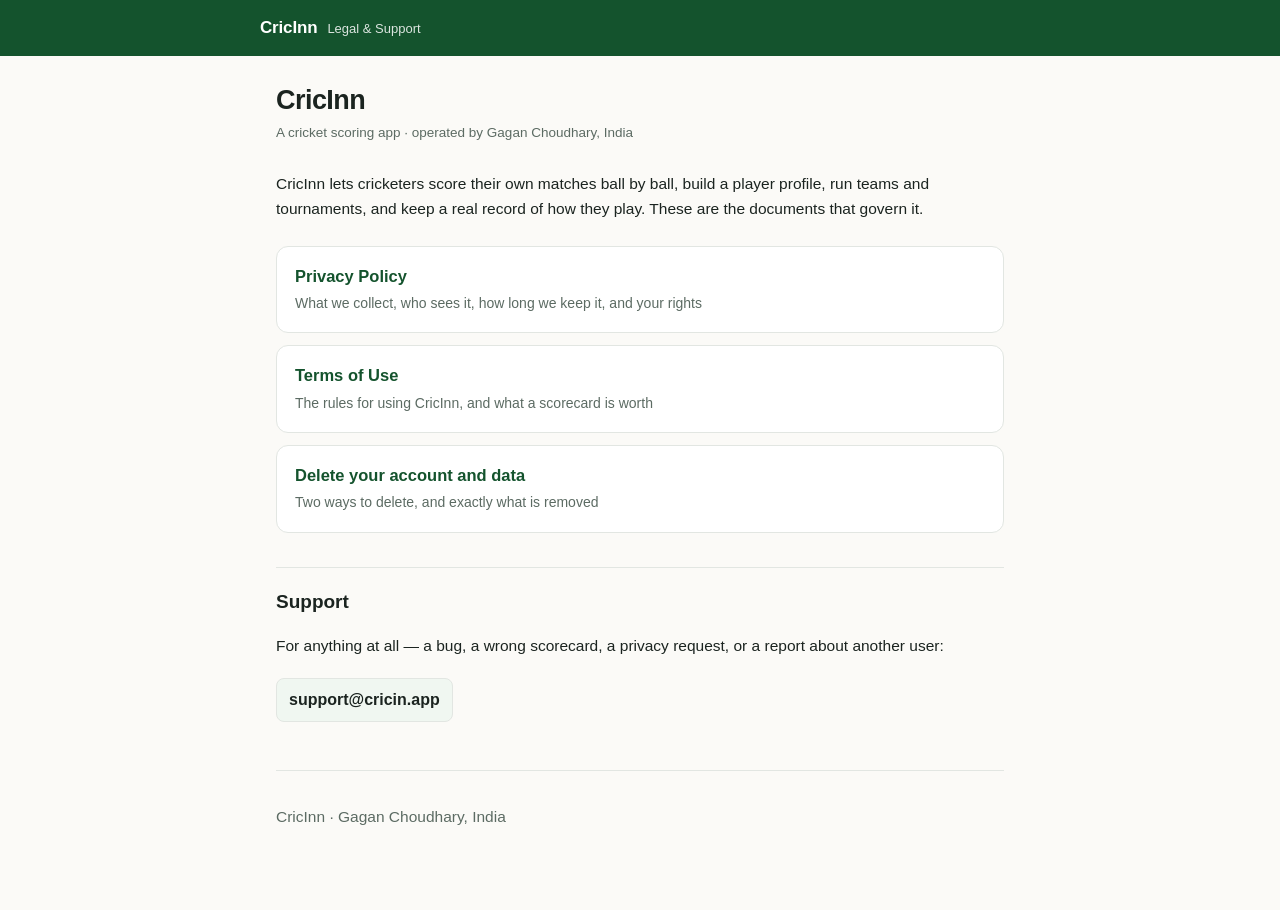
<file: index.html>
<!doctype html>
<html lang="en">
<head>
<meta charset="utf-8">
<meta name="viewport" content="width=device-width, initial-scale=1">
<title>CricInn — Legal & Support</title>
<link rel="stylesheet" href="style.css">
</head>
<body>

<div class="bar"><div class="bar-in">
  <strong>CricInn</strong><span>Legal &amp; Support</span>
</div></div>

<main>

<h1>CricInn</h1>
<p class="stamp">A cricket scoring app &middot; operated by Gagan Choudhary, India</p>

<p>CricInn lets cricketers score their own matches ball by ball, build a player profile, run teams and tournaments, and keep a real record of how they play. These are the documents that govern it.</p>

<div class="hub">
  <a href="privacy.html"><strong>Privacy Policy</strong><span>What we collect, who sees it, how long we keep it, and your rights</span></a>
  <a href="terms.html"><strong>Terms of Use</strong><span>The rules for using CricInn, and what a scorecard is worth</span></a>
  <a href="delete-account.html"><strong>Delete your account and data</strong><span>Two ways to delete, and exactly what is removed</span></a>
</div>

<h2>Support</h2>

<p>For anything at all — a bug, a wrong scorecard, a privacy request, or a report about another user:</p>

<p><span class="mail">support@cricin.app</span></p>

<footer>
  <p>CricInn &middot; Gagan Choudhary, India</p>
</footer>

</main>
</body>
</html>
</file>
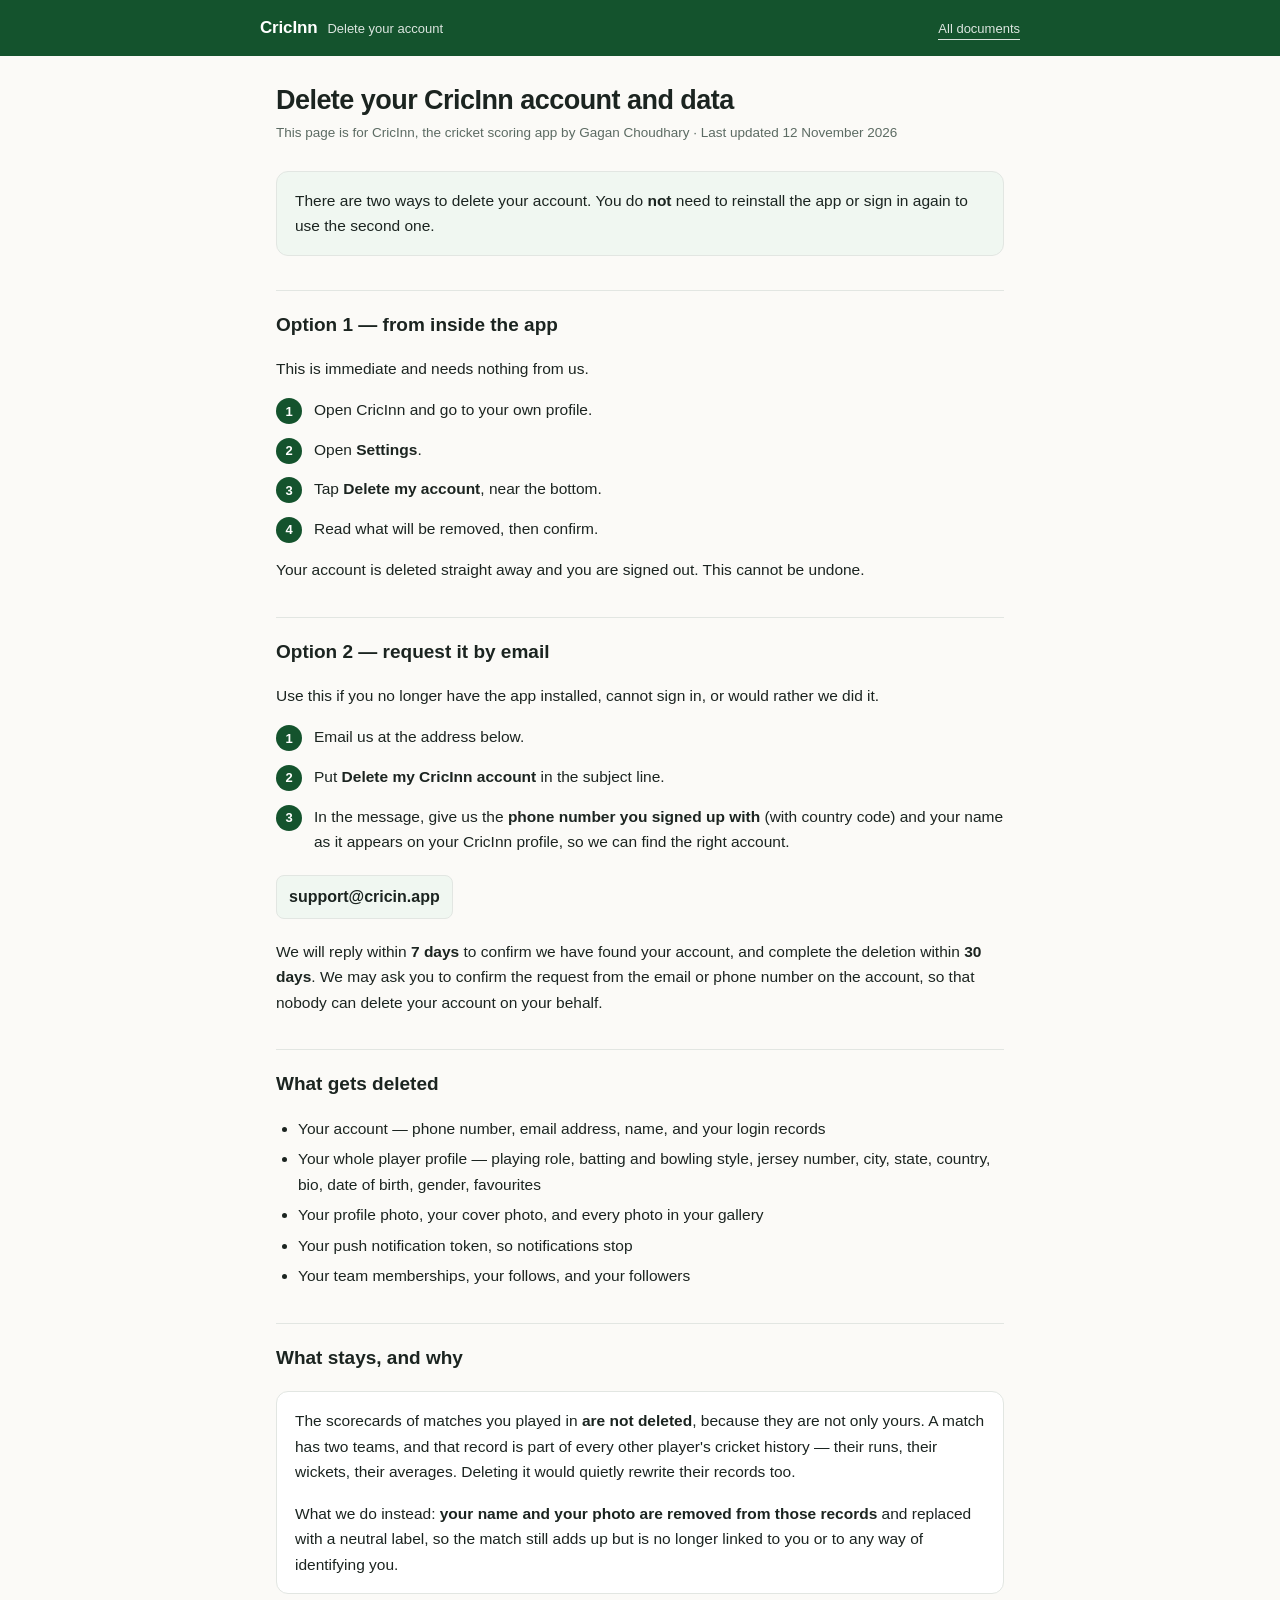
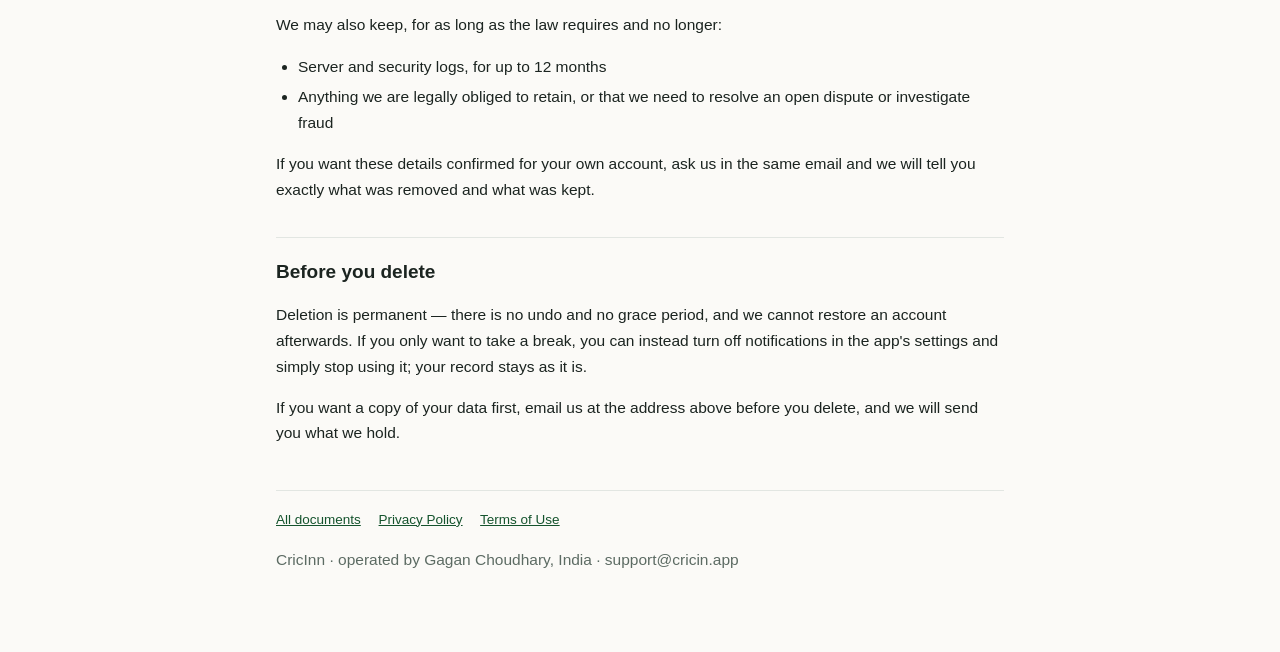
<file: delete-account.html>
<!doctype html>
<html lang="en">
<head>
<meta charset="utf-8">
<meta name="viewport" content="width=device-width, initial-scale=1">
<title>Delete your CricInn account</title>
<link rel="stylesheet" href="style.css">
</head>
<body>

<div class="bar"><div class="bar-in">
  <strong>CricInn</strong><span>Delete your account</span><a href="index.html">All documents</a>
</div></div>

<main>

<h1>Delete your CricInn account and data</h1>
<p class="stamp">This page is for CricInn, the cricket scoring app by Gagan Choudhary &middot; Last updated 12 November 2026</p>

<div class="card lead">
<p>There are two ways to delete your account. You do <strong>not</strong> need to reinstall the app or sign in again to use the second one.</p>
</div>

<h2>Option 1 — from inside the app</h2>

<p>This is immediate and needs nothing from us.</p>

<ol class="steps">
  <li>Open CricInn and go to your own profile.</li>
  <li>Open <strong>Settings</strong>.</li>
  <li>Tap <strong>Delete my account</strong>, near the bottom.</li>
  <li>Read what will be removed, then confirm.</li>
</ol>

<p>Your account is deleted straight away and you are signed out. This cannot be undone.</p>

<h2>Option 2 — request it by email</h2>

<p>Use this if you no longer have the app installed, cannot sign in, or would rather we did it.</p>

<ol class="steps">
  <li>Email us at the address below.</li>
  <li>Put <strong>Delete my CricInn account</strong> in the subject line.</li>
  <li>In the message, give us the <strong>phone number you signed up with</strong> (with country code) and your name as it appears on your CricInn profile, so we can find the right account.</li>
</ol>

<p><span class="mail">support@cricin.app</span></p>

<p>We will reply within <strong>7 days</strong> to confirm we have found your account, and complete the deletion within <strong>30 days</strong>. We may ask you to confirm the request from the email or phone number on the account, so that nobody can delete your account on your behalf.</p>

<h2>What gets deleted</h2>

<ul>
  <li>Your account — phone number, email address, name, and your login records</li>
  <li>Your whole player profile — playing role, batting and bowling style, jersey number, city, state, country, bio, date of birth, gender, favourites</li>
  <li>Your profile photo, your cover photo, and every photo in your gallery</li>
  <li>Your push notification token, so notifications stop</li>
  <li>Your team memberships, your follows, and your followers</li>
</ul>

<h2>What stays, and why</h2>

<div class="card">
<p>The scorecards of matches you played in <strong>are not deleted</strong>, because they are not only yours. A match has two teams, and that record is part of every other player's cricket history — their runs, their wickets, their averages. Deleting it would quietly rewrite their records too.</p>
<p>What we do instead: <strong>your name and your photo are removed from those records</strong> and replaced with a neutral label, so the match still adds up but is no longer linked to you or to any way of identifying you.</p>
</div>

<p>We may also keep, for as long as the law requires and no longer:</p>

<ul>
  <li>Server and security logs, for up to 12 months</li>
  <li>Anything we are legally obliged to retain, or that we need to resolve an open dispute or investigate fraud</li>
</ul>

<p>If you want these details confirmed for your own account, ask us in the same email and we will tell you exactly what was removed and what was kept.</p>

<h2>Before you delete</h2>

<p>Deletion is permanent — there is no undo and no grace period, and we cannot restore an account afterwards. If you only want to take a break, you can instead turn off notifications in the app's settings and simply stop using it; your record stays as it is.</p>

<p>If you want a copy of your data first, email us at the address above before you delete, and we will send you what we hold.</p>

<footer>
  <a href="index.html">All documents</a>
  <a href="privacy.html">Privacy Policy</a>
  <a href="terms.html">Terms of Use</a>
  <p>CricInn &middot; operated by Gagan Choudhary, India &middot; support@cricin.app</p>
</footer>

</main>
</body>
</html>
</file>
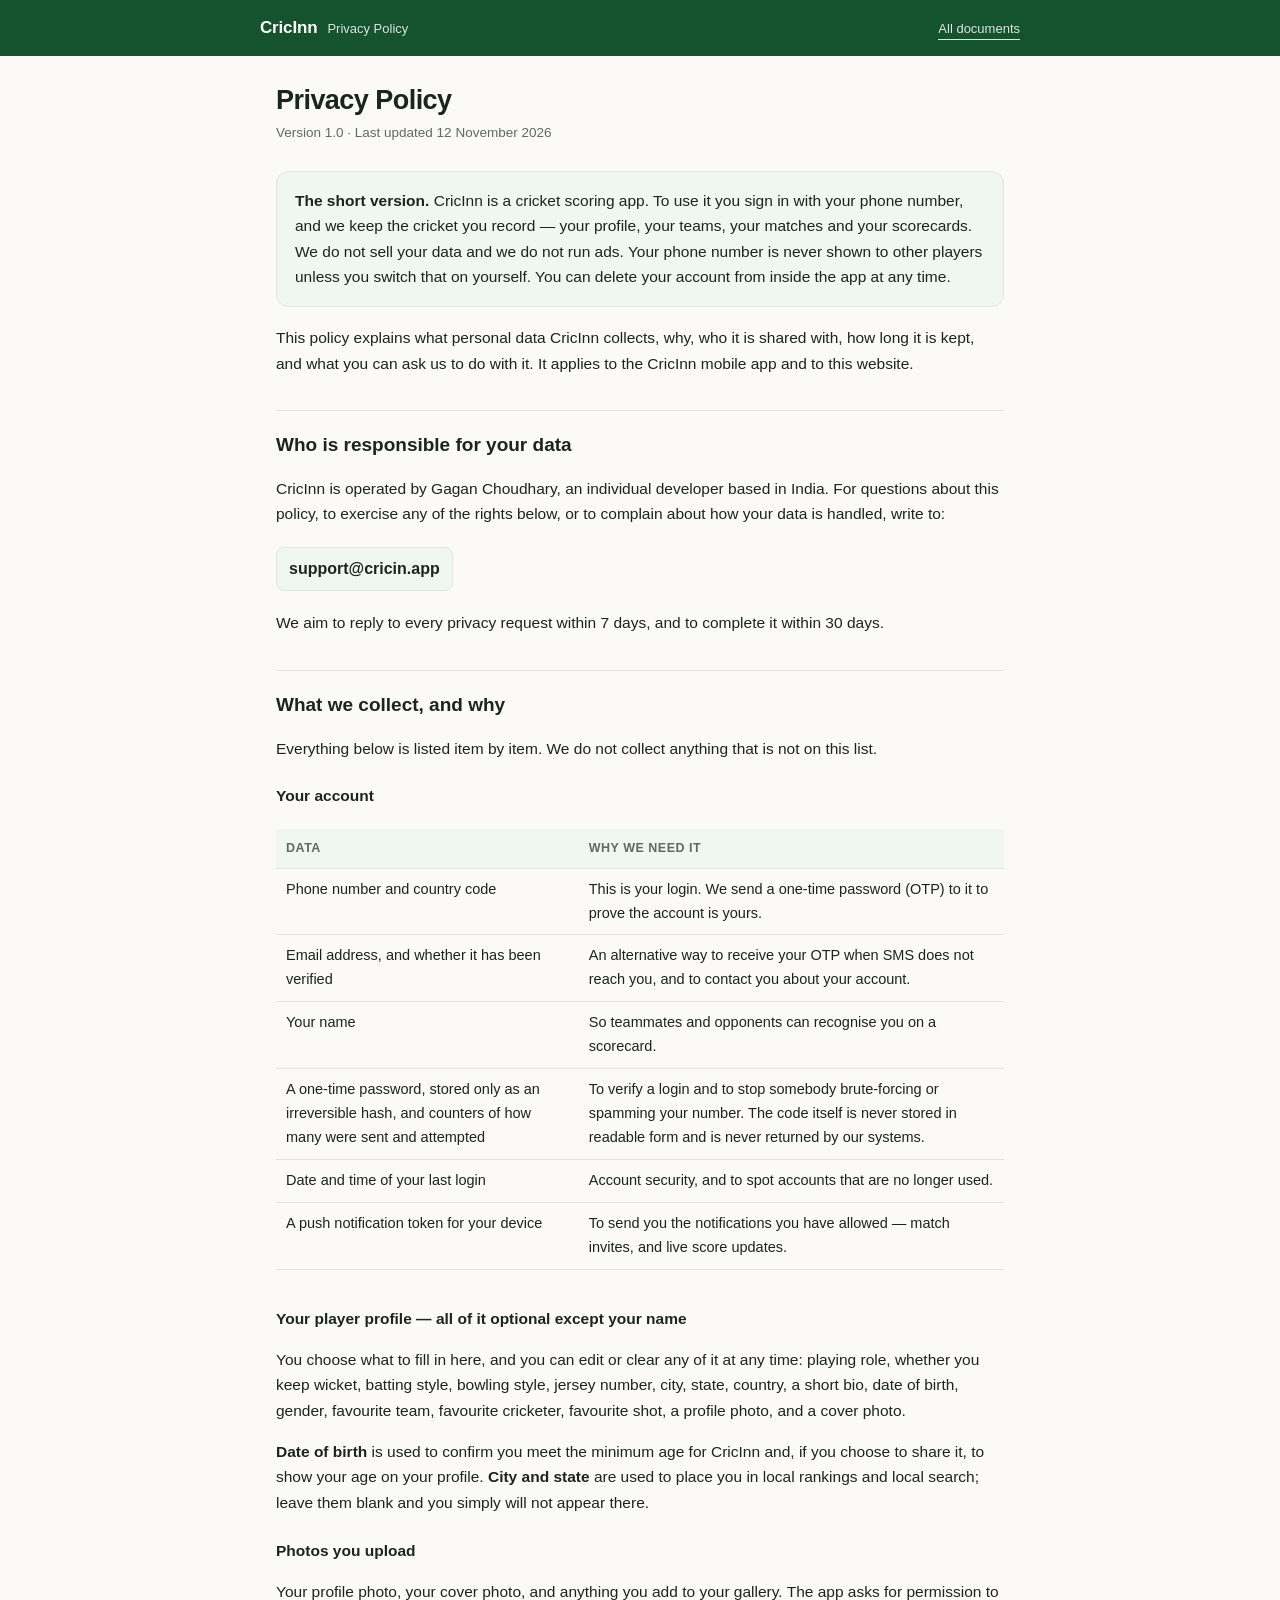
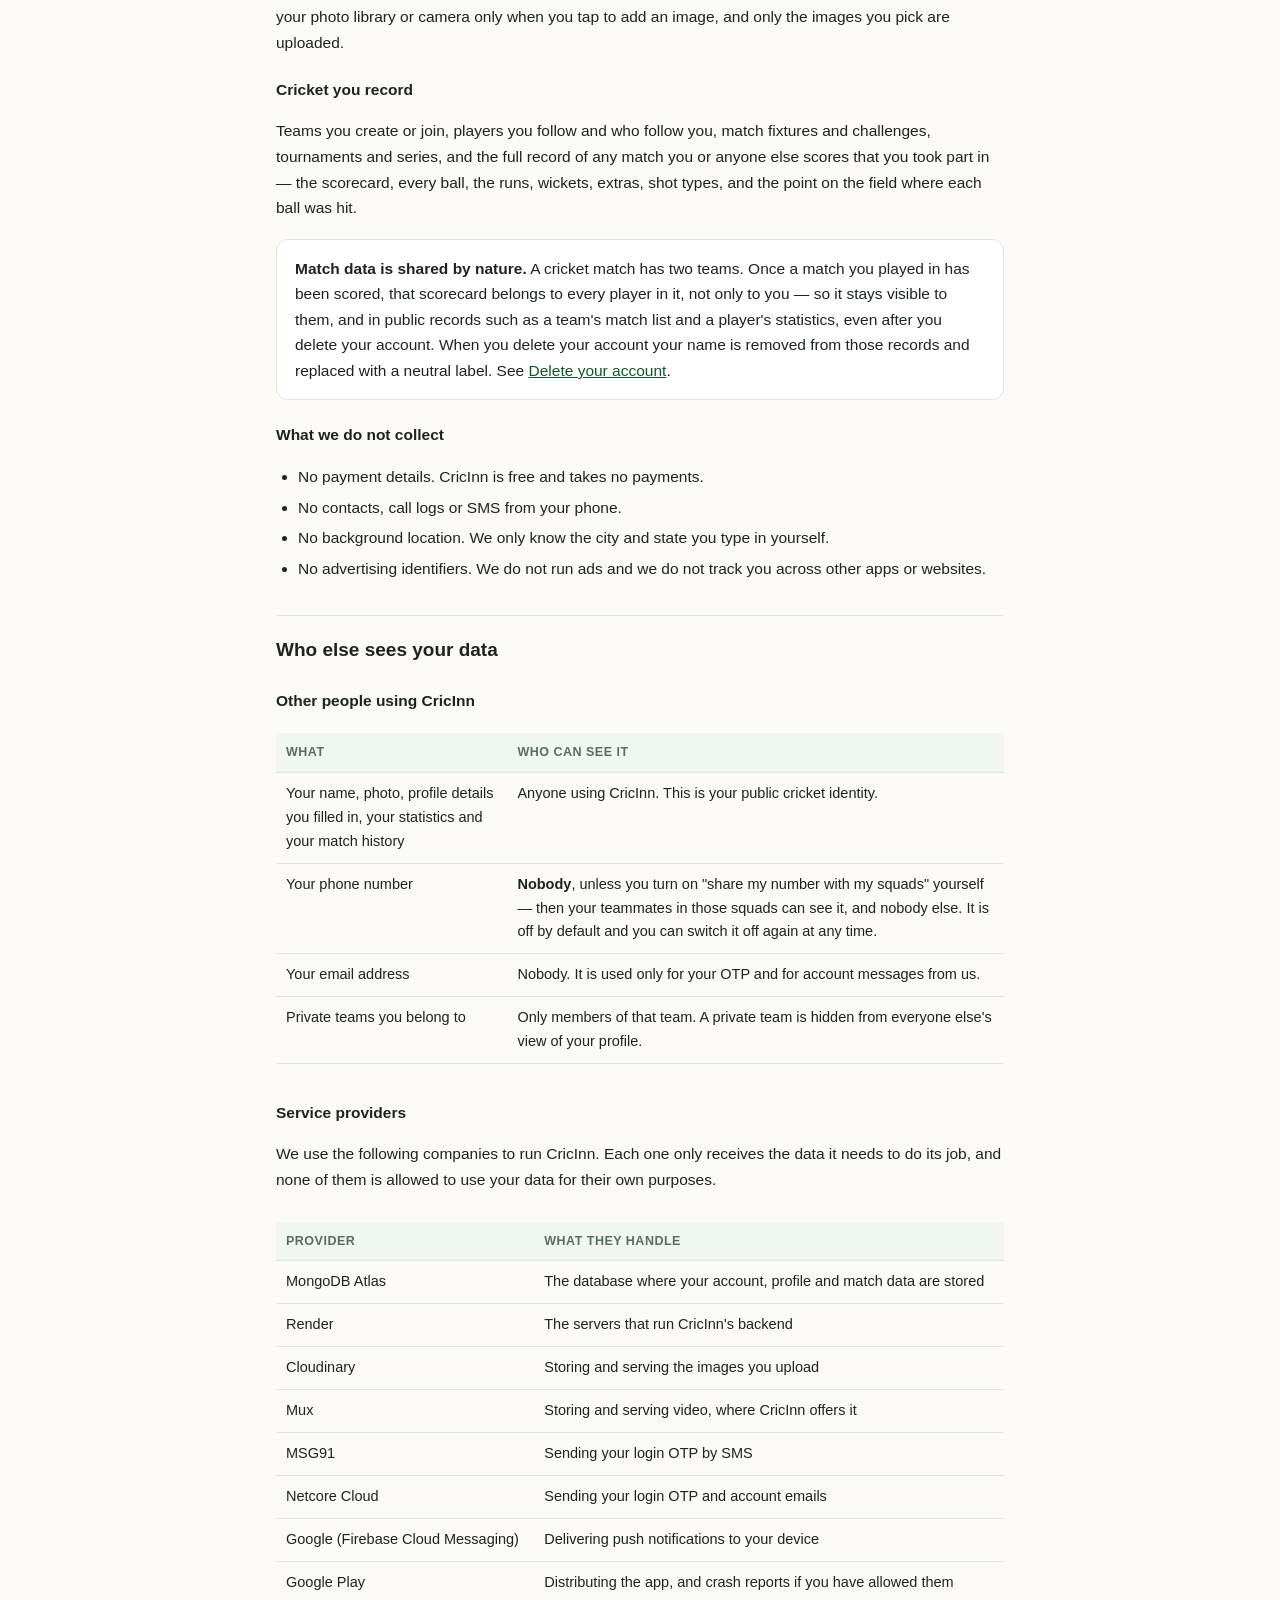
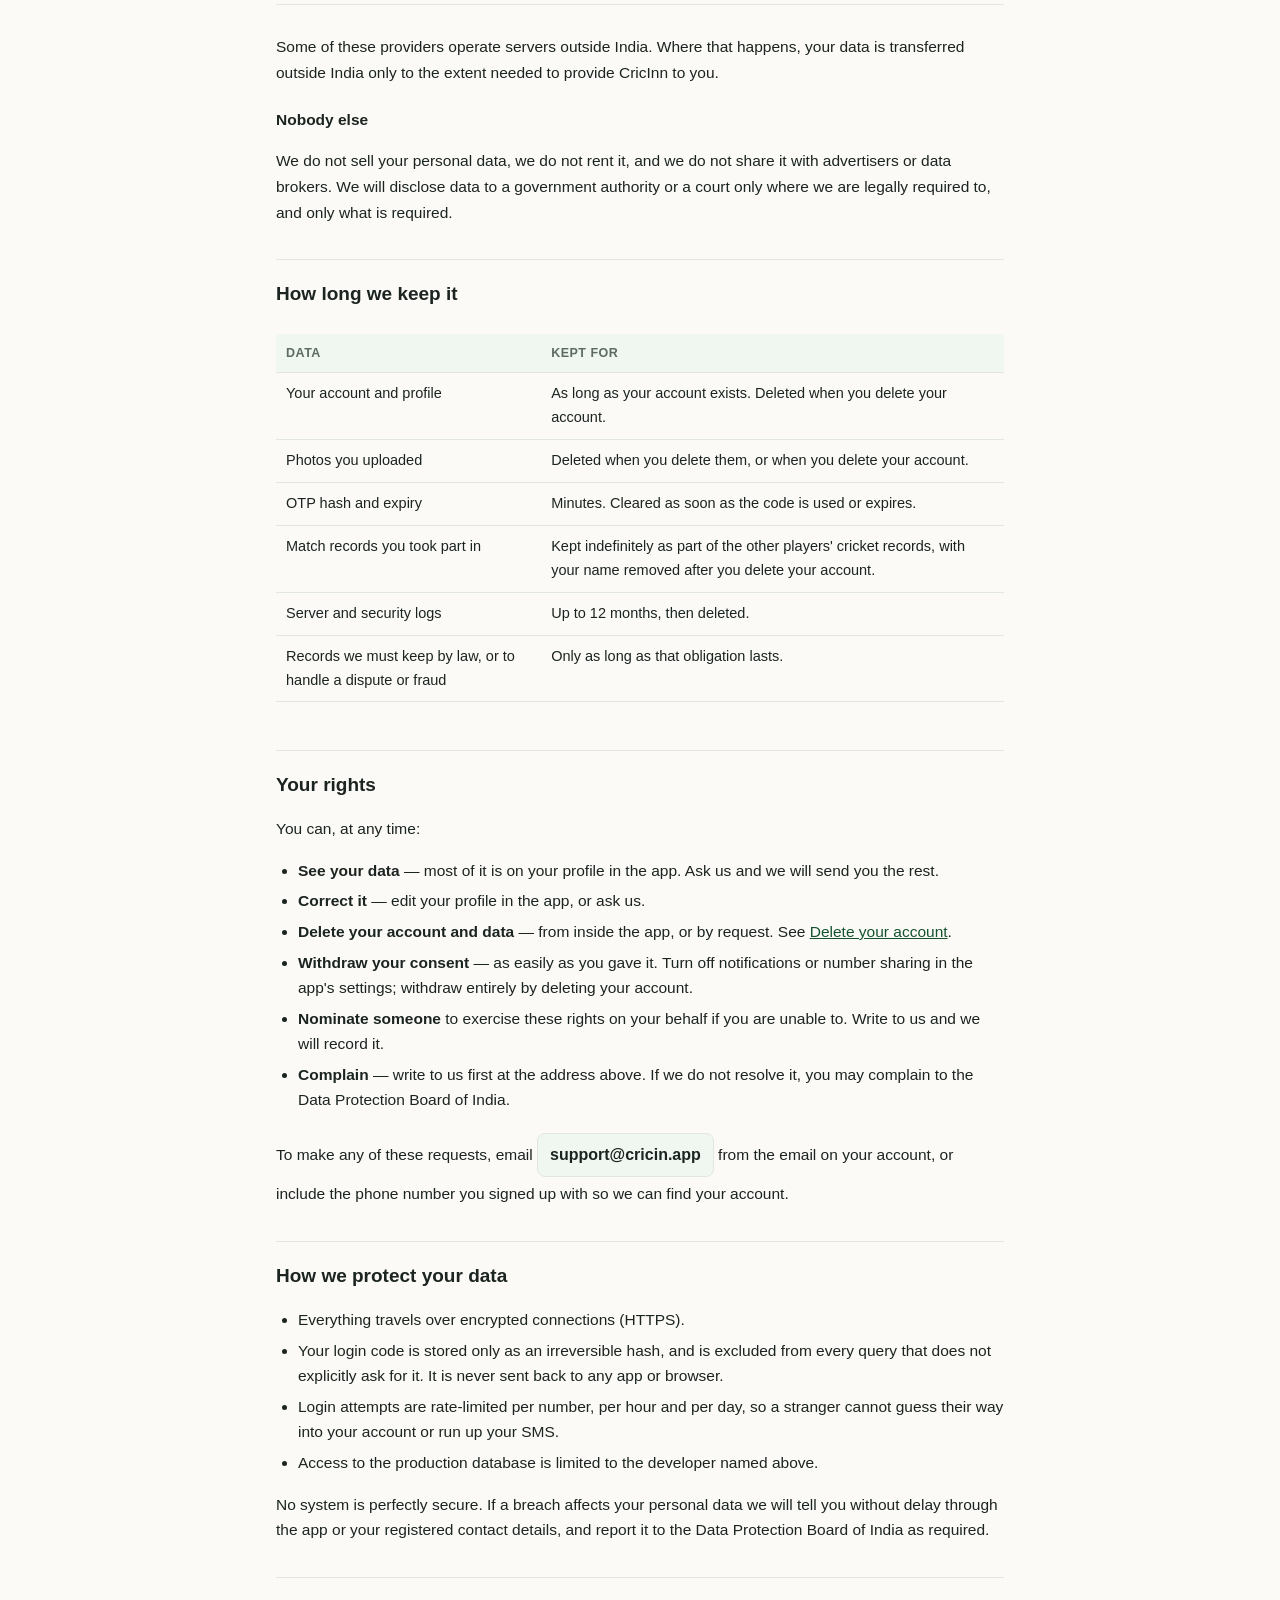
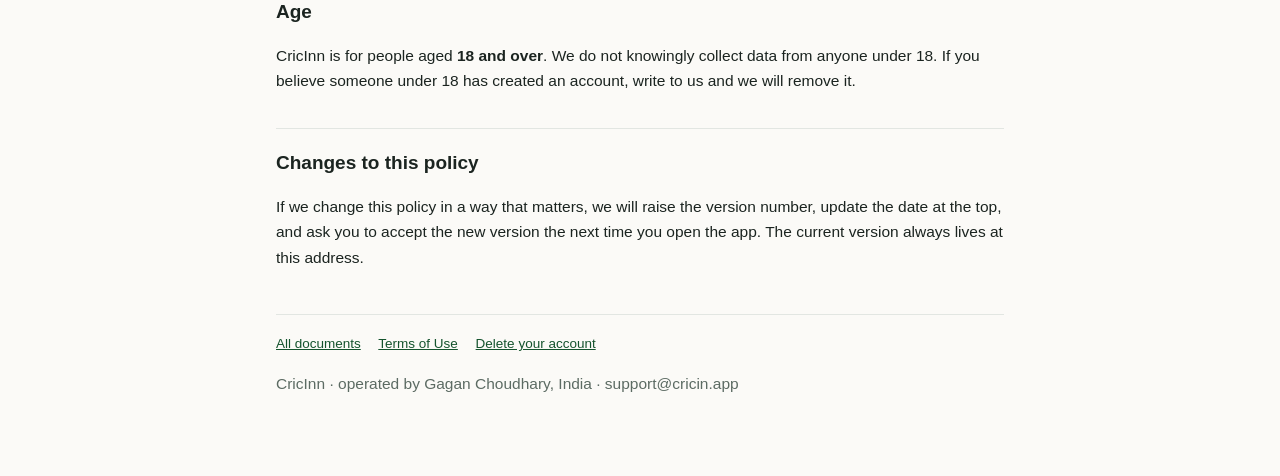
<file: privacy.html>
<!doctype html>
<html lang="en">
<head>
<meta charset="utf-8">
<meta name="viewport" content="width=device-width, initial-scale=1">
<title>Privacy Policy — CricInn</title>
<link rel="stylesheet" href="style.css">
</head>
<body>

<div class="bar"><div class="bar-in">
  <strong>CricInn</strong><span>Privacy Policy</span><a href="index.html">All documents</a>
</div></div>

<main>

<h1>Privacy Policy</h1>
<p class="stamp">Version 1.0 &middot; Last updated 12 November 2026</p>

<div class="card lead">
<p><strong>The short version.</strong> CricInn is a cricket scoring app. To use it you sign in with your phone number, and we keep the cricket you record — your profile, your teams, your matches and your scorecards. We do not sell your data and we do not run ads. Your phone number is never shown to other players unless you switch that on yourself. You can delete your account from inside the app at any time.</p>
</div>

<p>This policy explains what personal data CricInn collects, why, who it is shared with, how long it is kept, and what you can ask us to do with it. It applies to the CricInn mobile app and to this website.</p>

<h2>Who is responsible for your data</h2>

<p>CricInn is operated by Gagan Choudhary, an individual developer based in India. For questions about this policy, to exercise any of the rights below, or to complain about how your data is handled, write to:</p>

<p><span class="mail">support@cricin.app</span></p>

<p>We aim to reply to every privacy request within 7 days, and to complete it within 30 days.</p>

<h2>What we collect, and why</h2>

<p>Everything below is listed item by item. We do not collect anything that is not on this list.</p>

<h3>Your account</h3>

<div class="scroll">
<table>
<tr><th>Data</th><th>Why we need it</th></tr>
<tr><td>Phone number and country code</td><td>This is your login. We send a one-time password (OTP) to it to prove the account is yours.</td></tr>
<tr><td>Email address, and whether it has been verified</td><td>An alternative way to receive your OTP when SMS does not reach you, and to contact you about your account.</td></tr>
<tr><td>Your name</td><td>So teammates and opponents can recognise you on a scorecard.</td></tr>
<tr><td>A one-time password, stored only as an irreversible hash, and counters of how many were sent and attempted</td><td>To verify a login and to stop somebody brute-forcing or spamming your number. The code itself is never stored in readable form and is never returned by our systems.</td></tr>
<tr><td>Date and time of your last login</td><td>Account security, and to spot accounts that are no longer used.</td></tr>
<tr><td>A push notification token for your device</td><td>To send you the notifications you have allowed — match invites, and live score updates.</td></tr>
</table>
</div>

<h3>Your player profile — all of it optional except your name</h3>

<p>You choose what to fill in here, and you can edit or clear any of it at any time: playing role, whether you keep wicket, batting style, bowling style, jersey number, city, state, country, a short bio, date of birth, gender, favourite team, favourite cricketer, favourite shot, a profile photo, and a cover photo.</p>

<p><strong>Date of birth</strong> is used to confirm you meet the minimum age for CricInn and, if you choose to share it, to show your age on your profile. <strong>City and state</strong> are used to place you in local rankings and local search; leave them blank and you simply will not appear there.</p>

<h3>Photos you upload</h3>

<p>Your profile photo, your cover photo, and anything you add to your gallery. The app asks for permission to your photo library or camera only when you tap to add an image, and only the images you pick are uploaded.</p>

<h3>Cricket you record</h3>

<p>Teams you create or join, players you follow and who follow you, match fixtures and challenges, tournaments and series, and the full record of any match you or anyone else scores that you took part in — the scorecard, every ball, the runs, wickets, extras, shot types, and the point on the field where each ball was hit.</p>

<div class="card">
<p><strong>Match data is shared by nature.</strong> A cricket match has two teams. Once a match you played in has been scored, that scorecard belongs to every player in it, not only to you — so it stays visible to them, and in public records such as a team's match list and a player's statistics, even after you delete your account. When you delete your account your name is removed from those records and replaced with a neutral label. See <a href="delete-account.html">Delete your account</a>.</p>
</div>

<h3>What we do not collect</h3>

<ul>
  <li>No payment details. CricInn is free and takes no payments.</li>
  <li>No contacts, call logs or SMS from your phone.</li>
  <li>No background location. We only know the city and state you type in yourself.</li>
  <li>No advertising identifiers. We do not run ads and we do not track you across other apps or websites.</li>
</ul>

<h2>Who else sees your data</h2>

<h3>Other people using CricInn</h3>

<div class="scroll">
<table>
<tr><th>What</th><th>Who can see it</th></tr>
<tr><td>Your name, photo, profile details you filled in, your statistics and your match history</td><td>Anyone using CricInn. This is your public cricket identity.</td></tr>
<tr><td>Your phone number</td><td><strong>Nobody</strong>, unless you turn on "share my number with my squads" yourself — then your teammates in those squads can see it, and nobody else. It is off by default and you can switch it off again at any time.</td></tr>
<tr><td>Your email address</td><td>Nobody. It is used only for your OTP and for account messages from us.</td></tr>
<tr><td>Private teams you belong to</td><td>Only members of that team. A private team is hidden from everyone else's view of your profile.</td></tr>
</table>
</div>

<h3>Service providers</h3>

<p>We use the following companies to run CricInn. Each one only receives the data it needs to do its job, and none of them is allowed to use your data for their own purposes.</p>

<div class="scroll">
<table>
<tr><th>Provider</th><th>What they handle</th></tr>
<tr><td>MongoDB Atlas</td><td>The database where your account, profile and match data are stored</td></tr>
<tr><td>Render</td><td>The servers that run CricInn's backend</td></tr>
<tr><td>Cloudinary</td><td>Storing and serving the images you upload</td></tr>
<tr><td>Mux</td><td>Storing and serving video, where CricInn offers it</td></tr>
<tr><td>MSG91</td><td>Sending your login OTP by SMS</td></tr>
<tr><td>Netcore Cloud</td><td>Sending your login OTP and account emails</td></tr>
<tr><td>Google (Firebase Cloud Messaging)</td><td>Delivering push notifications to your device</td></tr>
<tr><td>Google Play</td><td>Distributing the app, and crash reports if you have allowed them</td></tr>
</table>
</div>

<p>Some of these providers operate servers outside India. Where that happens, your data is transferred outside India only to the extent needed to provide CricInn to you.</p>

<h3>Nobody else</h3>

<p>We do not sell your personal data, we do not rent it, and we do not share it with advertisers or data brokers. We will disclose data to a government authority or a court only where we are legally required to, and only what is required.</p>

<h2>How long we keep it</h2>

<div class="scroll">
<table>
<tr><th>Data</th><th>Kept for</th></tr>
<tr><td>Your account and profile</td><td>As long as your account exists. Deleted when you delete your account.</td></tr>
<tr><td>Photos you uploaded</td><td>Deleted when you delete them, or when you delete your account.</td></tr>
<tr><td>OTP hash and expiry</td><td>Minutes. Cleared as soon as the code is used or expires.</td></tr>
<tr><td>Match records you took part in</td><td>Kept indefinitely as part of the other players' cricket records, with your name removed after you delete your account.</td></tr>
<tr><td>Server and security logs</td><td>Up to 12 months, then deleted.</td></tr>
<tr><td>Records we must keep by law, or to handle a dispute or fraud</td><td>Only as long as that obligation lasts.</td></tr>
</table>
</div>

<h2>Your rights</h2>

<p>You can, at any time:</p>

<ul>
  <li><strong>See your data</strong> — most of it is on your profile in the app. Ask us and we will send you the rest.</li>
  <li><strong>Correct it</strong> — edit your profile in the app, or ask us.</li>
  <li><strong>Delete your account and data</strong> — from inside the app, or by request. See <a href="delete-account.html">Delete your account</a>.</li>
  <li><strong>Withdraw your consent</strong> — as easily as you gave it. Turn off notifications or number sharing in the app's settings; withdraw entirely by deleting your account.</li>
  <li><strong>Nominate someone</strong> to exercise these rights on your behalf if you are unable to. Write to us and we will record it.</li>
  <li><strong>Complain</strong> — write to us first at the address above. If we do not resolve it, you may complain to the Data Protection Board of India.</li>
</ul>

<p>To make any of these requests, email <span class="mail">support@cricin.app</span> from the email on your account, or include the phone number you signed up with so we can find your account.</p>

<h2>How we protect your data</h2>

<ul>
  <li>Everything travels over encrypted connections (HTTPS).</li>
  <li>Your login code is stored only as an irreversible hash, and is excluded from every query that does not explicitly ask for it. It is never sent back to any app or browser.</li>
  <li>Login attempts are rate-limited per number, per hour and per day, so a stranger cannot guess their way into your account or run up your SMS.</li>
  <li>Access to the production database is limited to the developer named above.</li>
</ul>

<p>No system is perfectly secure. If a breach affects your personal data we will tell you without delay through the app or your registered contact details, and report it to the Data Protection Board of India as required.</p>

<h2>Age</h2>

<p>CricInn is for people aged <strong>18 and over</strong>. We do not knowingly collect data from anyone under 18. If you believe someone under 18 has created an account, write to us and we will remove it.</p>

<h2>Changes to this policy</h2>

<p>If we change this policy in a way that matters, we will raise the version number, update the date at the top, and ask you to accept the new version the next time you open the app. The current version always lives at this address.</p>

<footer>
  <a href="index.html">All documents</a>
  <a href="terms.html">Terms of Use</a>
  <a href="delete-account.html">Delete your account</a>
  <p>CricInn &middot; operated by Gagan Choudhary, India &middot; support@cricin.app</p>
</footer>

</main>
</body>
</html>
</file>
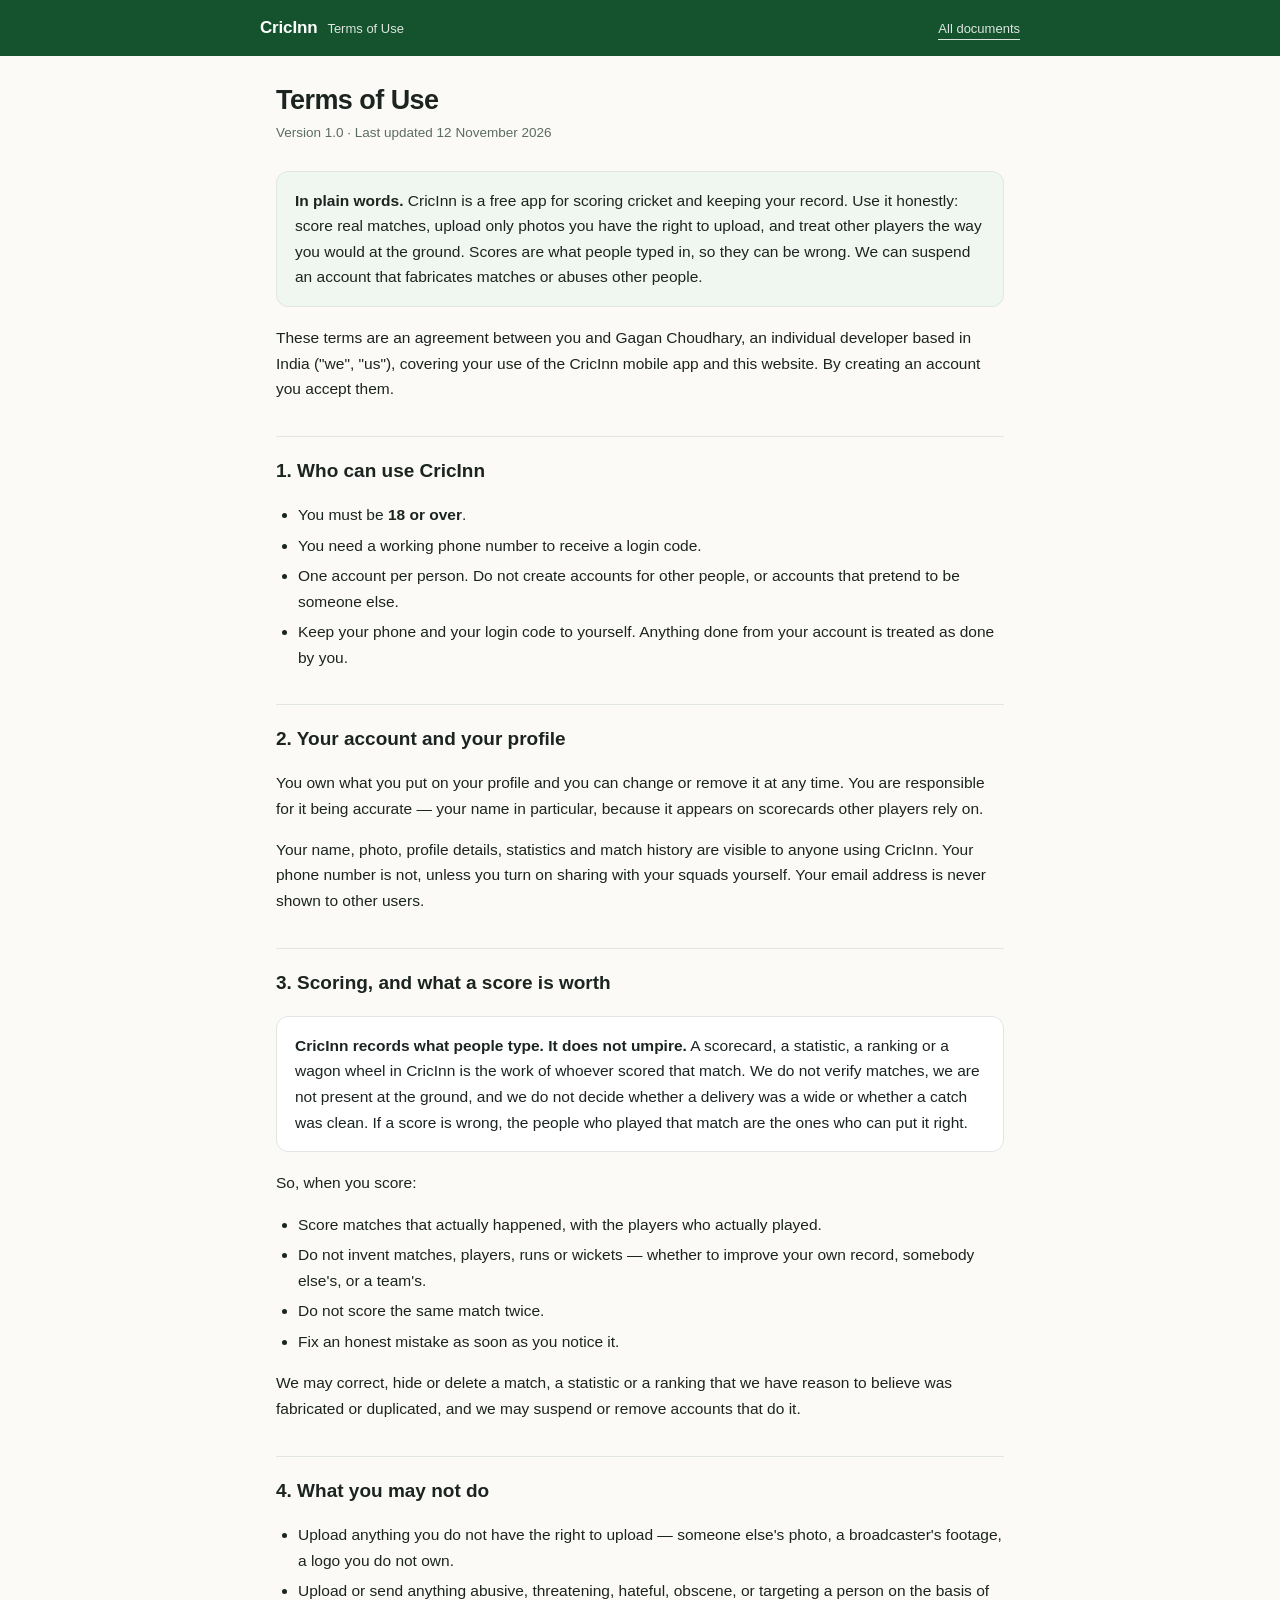
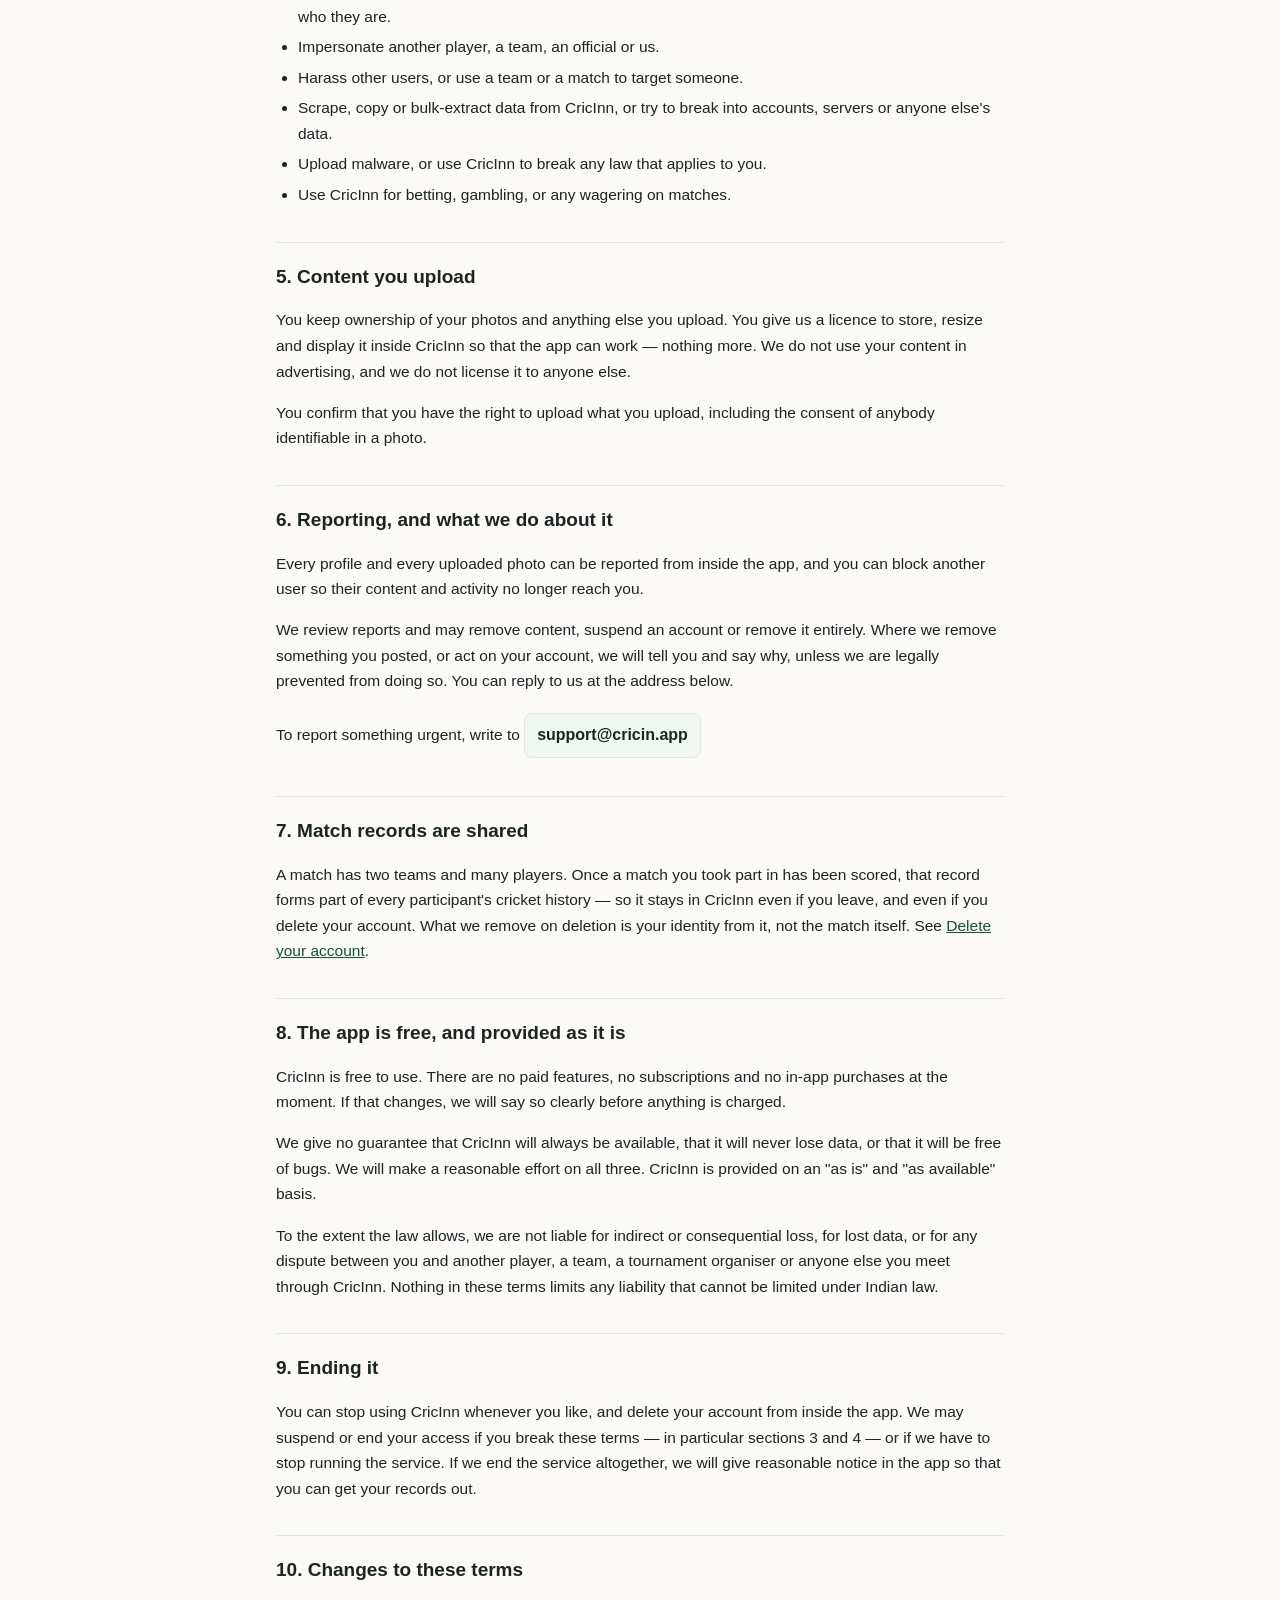
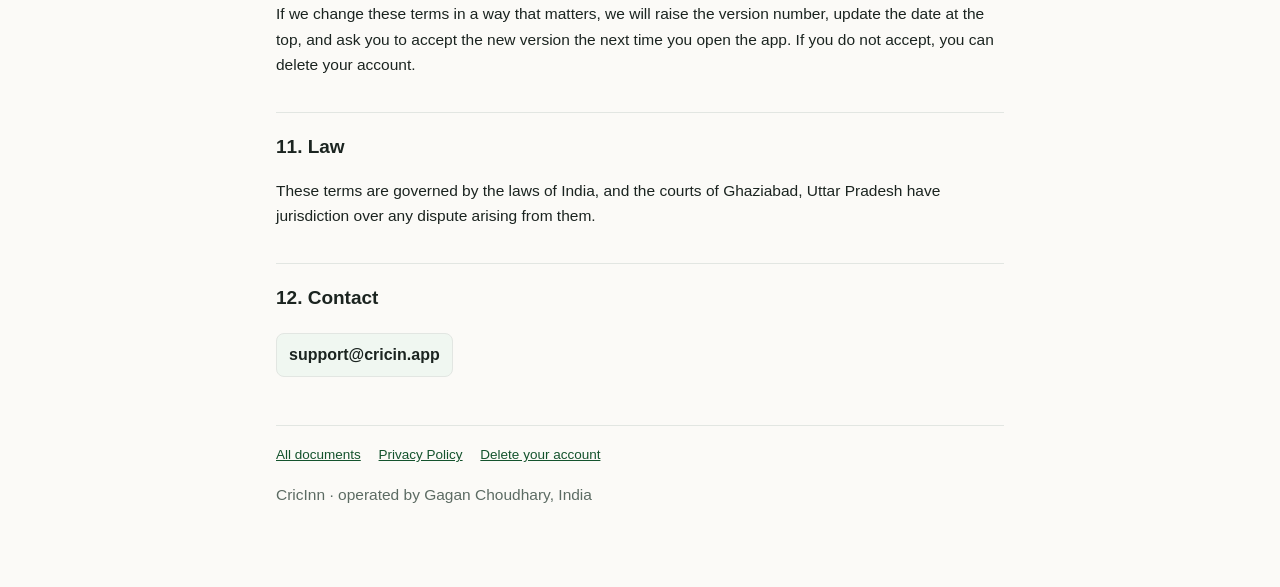
<file: terms.html>
<!doctype html>
<html lang="en">
<head>
<meta charset="utf-8">
<meta name="viewport" content="width=device-width, initial-scale=1">
<title>Terms of Use — CricInn</title>
<link rel="stylesheet" href="style.css">
</head>
<body>

<div class="bar"><div class="bar-in">
  <strong>CricInn</strong><span>Terms of Use</span><a href="index.html">All documents</a>
</div></div>

<main>

<h1>Terms of Use</h1>
<p class="stamp">Version 1.0 &middot; Last updated 12 November 2026</p>

<div class="card lead">
<p><strong>In plain words.</strong> CricInn is a free app for scoring cricket and keeping your record. Use it honestly: score real matches, upload only photos you have the right to upload, and treat other players the way you would at the ground. Scores are what people typed in, so they can be wrong. We can suspend an account that fabricates matches or abuses other people.</p>
</div>

<p>These terms are an agreement between you and Gagan Choudhary, an individual developer based in India ("we", "us"), covering your use of the CricInn mobile app and this website. By creating an account you accept them.</p>

<h2>1. Who can use CricInn</h2>

<ul>
  <li>You must be <strong>18 or over</strong>.</li>
  <li>You need a working phone number to receive a login code.</li>
  <li>One account per person. Do not create accounts for other people, or accounts that pretend to be someone else.</li>
  <li>Keep your phone and your login code to yourself. Anything done from your account is treated as done by you.</li>
</ul>

<h2>2. Your account and your profile</h2>

<p>You own what you put on your profile and you can change or remove it at any time. You are responsible for it being accurate — your name in particular, because it appears on scorecards other players rely on.</p>

<p>Your name, photo, profile details, statistics and match history are visible to anyone using CricInn. Your phone number is not, unless you turn on sharing with your squads yourself. Your email address is never shown to other users.</p>

<h2>3. Scoring, and what a score is worth</h2>

<div class="card">
<p><strong>CricInn records what people type. It does not umpire.</strong> A scorecard, a statistic, a ranking or a wagon wheel in CricInn is the work of whoever scored that match. We do not verify matches, we are not present at the ground, and we do not decide whether a delivery was a wide or whether a catch was clean. If a score is wrong, the people who played that match are the ones who can put it right.</p>
</div>

<p>So, when you score:</p>

<ul>
  <li>Score matches that actually happened, with the players who actually played.</li>
  <li>Do not invent matches, players, runs or wickets — whether to improve your own record, somebody else's, or a team's.</li>
  <li>Do not score the same match twice.</li>
  <li>Fix an honest mistake as soon as you notice it.</li>
</ul>

<p>We may correct, hide or delete a match, a statistic or a ranking that we have reason to believe was fabricated or duplicated, and we may suspend or remove accounts that do it.</p>

<h2>4. What you may not do</h2>

<ul>
  <li>Upload anything you do not have the right to upload — someone else's photo, a broadcaster's footage, a logo you do not own.</li>
  <li>Upload or send anything abusive, threatening, hateful, obscene, or targeting a person on the basis of who they are.</li>
  <li>Impersonate another player, a team, an official or us.</li>
  <li>Harass other users, or use a team or a match to target someone.</li>
  <li>Scrape, copy or bulk-extract data from CricInn, or try to break into accounts, servers or anyone else's data.</li>
  <li>Upload malware, or use CricInn to break any law that applies to you.</li>
  <li>Use CricInn for betting, gambling, or any wagering on matches.</li>
</ul>

<h2>5. Content you upload</h2>

<p>You keep ownership of your photos and anything else you upload. You give us a licence to store, resize and display it inside CricInn so that the app can work — nothing more. We do not use your content in advertising, and we do not license it to anyone else.</p>

<p>You confirm that you have the right to upload what you upload, including the consent of anybody identifiable in a photo.</p>

<h2>6. Reporting, and what we do about it</h2>

<p>Every profile and every uploaded photo can be reported from inside the app, and you can block another user so their content and activity no longer reach you.</p>

<p>We review reports and may remove content, suspend an account or remove it entirely. Where we remove something you posted, or act on your account, we will tell you and say why, unless we are legally prevented from doing so. You can reply to us at the address below.</p>

<p>To report something urgent, write to <span class="mail">support@cricin.app</span></p>

<h2>7. Match records are shared</h2>

<p>A match has two teams and many players. Once a match you took part in has been scored, that record forms part of every participant's cricket history — so it stays in CricInn even if you leave, and even if you delete your account. What we remove on deletion is your identity from it, not the match itself. See <a href="delete-account.html">Delete your account</a>.</p>

<h2>8. The app is free, and provided as it is</h2>

<p>CricInn is free to use. There are no paid features, no subscriptions and no in-app purchases at the moment. If that changes, we will say so clearly before anything is charged.</p>

<p>We give no guarantee that CricInn will always be available, that it will never lose data, or that it will be free of bugs. We will make a reasonable effort on all three. CricInn is provided on an "as is" and "as available" basis.</p>

<p>To the extent the law allows, we are not liable for indirect or consequential loss, for lost data, or for any dispute between you and another player, a team, a tournament organiser or anyone else you meet through CricInn. Nothing in these terms limits any liability that cannot be limited under Indian law.</p>

<h2>9. Ending it</h2>

<p>You can stop using CricInn whenever you like, and delete your account from inside the app. We may suspend or end your access if you break these terms — in particular sections 3 and 4 — or if we have to stop running the service. If we end the service altogether, we will give reasonable notice in the app so that you can get your records out.</p>

<h2>10. Changes to these terms</h2>

<p>If we change these terms in a way that matters, we will raise the version number, update the date at the top, and ask you to accept the new version the next time you open the app. If you do not accept, you can delete your account.</p>

<h2>11. Law</h2>

<p>These terms are governed by the laws of India, and the courts of Ghaziabad, Uttar Pradesh have jurisdiction over any dispute arising from them.</p>

<h2>12. Contact</h2>

<p><span class="mail">support@cricin.app</span></p>

<footer>
  <a href="index.html">All documents</a>
  <a href="privacy.html">Privacy Policy</a>
  <a href="delete-account.html">Delete your account</a>
  <p>CricInn &middot; operated by Gagan Choudhary, India</p>
</footer>

</main>
</body>
</html>
</file>
<file: style.css>
/* CricIn legal pages - one stylesheet, three documents.
   Deep cricket green, light + dark, readable on a phone. */

:root {
  --bg: #fbfaf7;
  --surface: #ffffff;
  --ink: #1b2420;
  --muted: #5c6b63;
  --line: #e2e6e2;
  --brand: #14532d;
  --brand-ink: #ffffff;
  --accent: #f0f7f1;
  --mark: #fff4cc;
  color-scheme: light;
}

@media (prefers-color-scheme: dark) {
  :root:not([data-theme="light"]) {
    --bg: #11161300;
    --bg: #101513;
    --surface: #171d1a;
    --ink: #e8ece9;
    --muted: #9bab a2;
    --muted: #9baba2;
    --line: #27302b;
    --brand: #5bbd7d;
    --brand-ink: #0b120e;
    --accent: #17241c;
    --mark: #4a3f14;
    color-scheme: dark;
  }
}

:root[data-theme="dark"] {
  --bg: #101513;
  --surface: #171d1a;
  --ink: #e8ece9;
  --muted: #9baba2;
  --line: #27302b;
  --brand: #5bbd7d;
  --brand-ink: #0b120e;
  --accent: #17241c;
  --mark: #4a3f14;
  color-scheme: dark;
}

* { box-sizing: border-box; }

body {
  margin: 0;
  background: var(--bg);
  color: var(--ink);
  font: 16px/1.65 -apple-system, BlinkMacSystemFont, "Segoe UI", Roboto, Arial, sans-serif;
  -webkit-text-size-adjust: 100%;
}

.bar {
  background: var(--brand);
  color: var(--brand-ink);
  padding: 14px 16px;
}

.bar-in {
  max-width: 760px;
  margin: 0 auto;
  display: flex;
  align-items: baseline;
  gap: 10px;
  flex-wrap: wrap;
}

.bar strong { font-size: 17px; letter-spacing: -0.01em; }
.bar span { font-size: 13px; opacity: 0.85; }

.bar a {
  color: var(--brand-ink);
  text-decoration: none;
  font-size: 13px;
  opacity: 0.85;
  margin-left: auto;
  border-bottom: 1px solid currentColor;
}

main {
  max-width: 760px;
  margin: 0 auto;
  padding: 28px 16px 64px;
}

h1 {
  font-size: 27px;
  line-height: 1.2;
  margin: 0 0 6px;
  text-wrap: balance;
  letter-spacing: -0.02em;
}

.stamp { color: var(--muted); font-size: 13.5px; margin: 0 0 26px; }

h2 {
  font-size: 19px;
  margin: 34px 0 10px;
  padding-top: 18px;
  border-top: 1px solid var(--line);
  text-wrap: balance;
}

h3 { font-size: 15.5px; margin: 22px 0 6px; }

p, li { font-size: 15.5px; }
ul, ol { padding-left: 22px; }
li { margin: 5px 0; }

a { color: var(--brand); }

.card {
  background: var(--surface);
  border: 1px solid var(--line);
  border-radius: 12px;
  padding: 16px 18px;
  margin: 18px 0;
}

.card.lead { background: var(--accent); }

.card h3:first-child, .card p:first-child { margin-top: 0; }
.card p:last-child, .card ul:last-child { margin-bottom: 0; }

table {
  width: 100%;
  border-collapse: collapse;
  margin: 14px 0;
  font-size: 14.5px;
}

th, td {
  text-align: left;
  vertical-align: top;
  padding: 9px 10px;
  border-bottom: 1px solid var(--line);
}

th {
  background: var(--accent);
  font-size: 12.5px;
  text-transform: uppercase;
  letter-spacing: 0.04em;
  color: var(--muted);
}

.scroll { overflow-x: auto; }

mark {
  background: var(--mark);
  color: var(--ink);
  padding: 1px 4px;
  border-radius: 3px;
}

.mail {
  display: inline-block;
  font-weight: 700;
  font-size: 16px;
  background: var(--accent);
  border: 1px solid var(--line);
  border-radius: 8px;
  padding: 8px 12px;
  margin: 4px 0;
  user-select: all;
  word-break: break-all;
}

.steps { counter-reset: s; list-style: none; padding: 0; }

.steps li {
  counter-increment: s;
  position: relative;
  padding-left: 38px;
  margin: 14px 0;
}

.steps li::before {
  content: counter(s);
  position: absolute;
  left: 0;
  top: 1px;
  width: 26px;
  height: 26px;
  border-radius: 50%;
  background: var(--brand);
  color: var(--brand-ink);
  font-size: 13px;
  font-weight: 700;
  display: grid;
  place-items: center;
}

footer {
  border-top: 1px solid var(--line);
  margin-top: 44px;
  padding-top: 18px;
  color: var(--muted);
  font-size: 13.5px;
}

footer a { margin-right: 14px; }

.hub { display: grid; gap: 12px; margin-top: 24px; }

.hub a {
  display: block;
  background: var(--surface);
  border: 1px solid var(--line);
  border-radius: 12px;
  padding: 16px 18px;
  text-decoration: none;
  color: var(--ink);
}

.hub a strong { display: block; color: var(--brand); font-size: 16.5px; }
.hub a span { font-size: 14px; color: var(--muted); }
</file>
